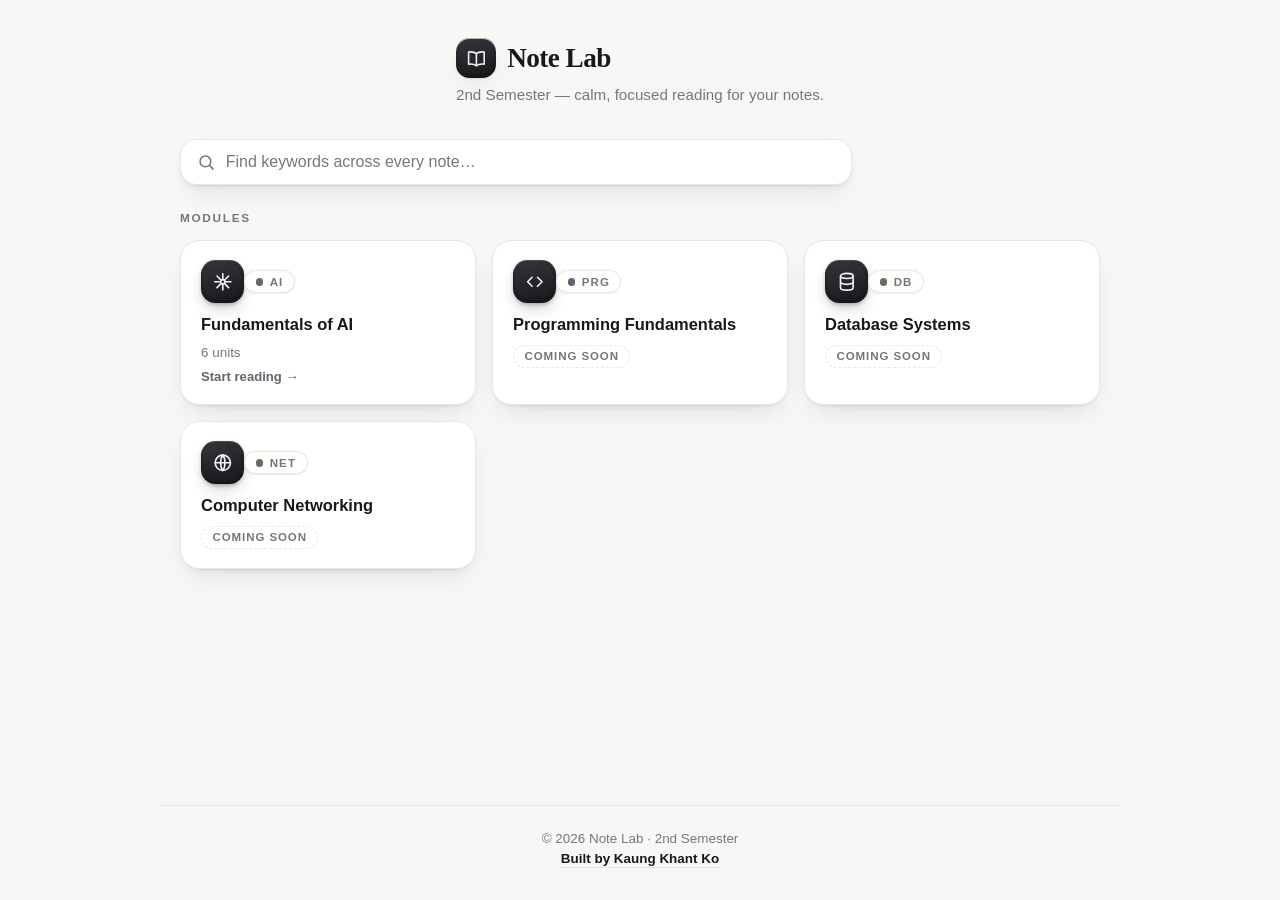
<file: index.html>
<!DOCTYPE html>
<html lang="en">
<head>
  <meta charset="UTF-8">
  <meta name="viewport" content="width=device-width, initial-scale=1.0, viewport-fit=cover">
  <meta name="theme-color" content="#f7f7f5">

  <!-- SEO -->
  <title>Note Lab — 2nd Sem Study Notes | AI, Programming, Database, Networking</title>
  <meta name="description" content="Kindle-style study notes for the 2nd semester: Fundamentals of Artificial Intelligence, Programming, Database Systems and Computer Networking. Read anywhere with themes, offline support and instant keyword search.">
  <meta name="keywords" content="note lab, kaung khant ko, study notes, 2nd semester notes, fundamentals of AI, artificial intelligence recap, rule-based systems, expert systems, fuzzy logic, probability, programming notes, database systems notes, computer networking notes, myanmar notes, kindle style reader">
  <meta name="author" content="Kaung Khant Ko">
  <meta name="robots" content="index, follow">
  <link rel="canonical" href="https://kaungkhantko26.github.io/sem-notes/">

  <!-- Social preview: Open Graph -->
  <meta property="og:type" content="website">
  <meta property="og:site_name" content="Note Lab">
  <meta property="og:title" content="Note Lab — 2nd Sem Study Notes">
  <meta property="og:description" content="Fundamentals of AI, Programming, Database and Networking notes in a calm Kindle-style reader. Themes, offline support, instant keyword search.">
  <meta property="og:url" content="https://kaungkhantko26.github.io/sem-notes/">
  <meta property="og:image" content="https://kaungkhantko26.github.io/sem-notes/assets/og-image.png">
  <meta property="og:image:width" content="1200">
  <meta property="og:image:height" content="630">
  <meta property="og:image:alt" content="Note Lab — Kindle-style study notes for AI, Programming, Database and Networking">
  <meta property="og:locale" content="en_US">

  <!-- Social preview: Twitter/X -->
  <meta name="twitter:card" content="summary_large_image">
  <meta name="twitter:title" content="Note Lab — 2nd Sem Study Notes">
  <meta name="twitter:description" content="AI, Programming, Database & Networking notes in a minimal Kindle-style reader with instant keyword search.">
  <meta name="twitter:image" content="https://kaungkhantko26.github.io/sem-notes/assets/og-image.png">

  <link rel="icon" type="image/svg+xml" href="assets/favicon.svg?v=6">
  <link rel="apple-touch-icon" href="assets/favicon.svg?v=6">
  <link rel="stylesheet" href="css/style.css?v=6">

  <script type="application/ld+json">
  {
    "@context": "https://schema.org",
    "@type": "WebSite",
    "name": "Note Lab",
    "url": "https://kaungkhantko26.github.io/sem-notes/",
    "description": "Kindle-style study notes for 2nd semester modules: Fundamentals of AI, Programming, Database Systems, Computer Networking.",
    "author": { "@type": "Person", "name": "Kaung Khant Ko", "url": "https://github.com/kaungkhantko26" }
  }
  </script>
</head>
<body>

  <!-- Home view -->
  <div id="viewHome">
    <header class="home-header">
      <div class="brand">
        <span class="logo">
          <svg viewBox="0 0 24 24" fill="none" stroke="currentColor" stroke-width="1.8" stroke-linecap="round" stroke-linejoin="round">
            <path d="M12 6.5C10.4 5 8.2 4.5 5.5 4.5c-.9 0-1.7.06-2.5.18V18.7c.8-.12 1.6-.18 2.5-.18 2.7 0 4.9.5 6.5 2 1.6-1.5 3.8-2 6.5-2 .9 0 1.7.06 2.5.18V4.68c-.8-.12-1.6-.18-2.5-.18-2.7 0-4.9.5-6.5 2z"/>
            <path d="M12 6.5v14"/>
          </svg>
        </span>
        <span>Note Lab</span>
      </div>
      <p class="home-sub">2nd Semester — calm, focused reading for your notes.</p>
    </header>

    <main class="home-main">
      <!-- Keyword finder -->
      <section class="search-zone" aria-label="Search all notes">
        <label class="search-box">
          <svg viewBox="0 0 24 24" fill="none" stroke="currentColor" stroke-width="2" stroke-linecap="round"><circle cx="11" cy="11" r="7"/><path d="M21 21l-4.3-4.3"/></svg>
          <input type="search" id="globalSearch" placeholder="Find keywords across every note…" autocomplete="off" enterkeyhint="search">
        </label>
        <div class="search-results" id="searchResults" hidden></div>
      </section>

      <p class="section-label">Modules</p>
      <div class="module-grid" id="moduleGrid"></div>
    </main>
  </div>

  <!-- Module detail view -->
  <div id="viewDetail" hidden>
    <div class="detail-topbar">
      <button class="icon-btn" id="backBtn" aria-label="Back to modules">
        <svg viewBox="0 0 24 24" fill="none" stroke="currentColor" stroke-width="2" stroke-linecap="round" stroke-linejoin="round"><path d="M19 12H5M12 19l-7-7 7-7"/></svg>
      </button>
      <div class="detail-title" id="detailTitle"></div>
    </div>

    <main class="detail-main">
      <p class="section-label" id="unitsLabel"></p>
      <div class="unit-list" id="unitList"></div>
    </main>
  </div>

  <footer class="site-footer">
    <span>&#169; <span id="footerYear">2026</span> Note Lab &#183; 2nd Semester</span>
    <a href="https://github.com/kaungkhantko26" target="_blank" rel="noopener">Built by Kaung Khant Ko</a>
  </footer>

  <script src="js/modules.js?v=6"></script>
  <script src="data/ai.js?v=6"></script>
  <script src="data/programming.js?v=6"></script>
  <script src="data/database.js?v=6"></script>
  <script src="data/networking.js?v=6"></script>
  <script src="js/md.js?v=6"></script>
  <script src="js/app.js?v=6"></script>
</body>
</html>
</file>
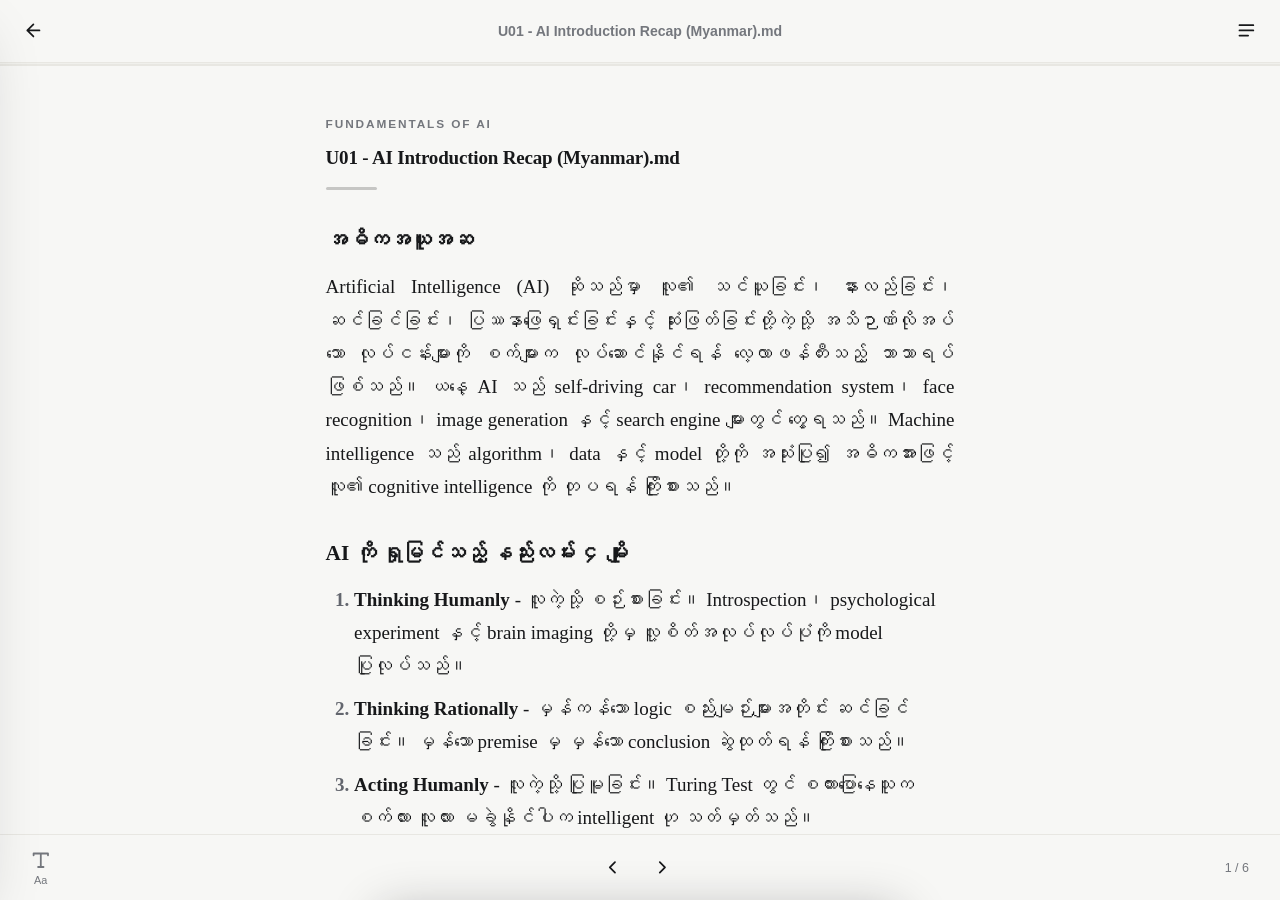
<file: reader.html>
<!DOCTYPE html>
<html lang="en">
<head>
  <meta charset="UTF-8">
  <meta name="viewport" content="width=device-width, initial-scale=1.0, viewport-fit=cover">
  <meta name="theme-color" content="#f7f7f5">

  <!-- SEO -->
  <meta name="description" content="Read your unit notes in a calm Kindle-style reader — themes, font controls, progress memory and swipe navigation. Part of Note Lab: 2nd semester study notes.">
  <meta name="keywords" content="note lab, unit notes, AI recap, programming notes, database notes, networking notes, kindle style reading, study reader">
  <meta name="author" content="Kaung Khant Ko">
  <link rel="canonical" href="https://kaungkhantko26.github.io/sem-notes/reader.html">

  <!-- Social preview -->
  <meta property="og:type" content="article">
  <meta property="og:site_name" content="Note Lab">
  <meta property="og:title" content="Note Lab — Reader">
  <meta property="og:description" content="Kindle-style unit notes with themes, progress memory and keyword search.">
  <meta property="og:url" content="https://kaungkhantko26.github.io/sem-notes/reader.html">
  <meta property="og:image" content="https://kaungkhantko26.github.io/sem-notes/assets/og-image.png">
  <meta name="twitter:card" content="summary_large_image">

  <link rel="icon" type="image/svg+xml" href="assets/favicon.svg?v=6">
  <link rel="apple-touch-icon" href="assets/favicon.svg?v=6">
  <link rel="stylesheet" href="css/style.css?v=6">
</head>
<body>

<div class="reader">

  <div class="reader-topbar">
    <a href="index.html" class="icon-btn" aria-label="Back to library">
      <svg viewBox="0 0 24 24" fill="none" stroke="currentColor" stroke-width="2" stroke-linecap="round" stroke-linejoin="round"><path d="M19 12H5M12 19l-7-7 7-7"/></svg>
    </a>
    <div class="reader-title" id="readerTitle">…</div>
    <button class="icon-btn" id="tocBtn" aria-label="Table of contents">
      <svg viewBox="0 0 24 24" fill="none" stroke="currentColor" stroke-width="2" stroke-linecap="round"><path d="M4 6h16M4 12h16M4 18h10"/></svg>
    </button>
  </div>

  <div class="progress-track"><div class="progress-fill" id="progressFill"></div></div>

  <main class="reader-content" id="readerContent">
    <article class="page" id="page"></article>
  </main>

  <nav class="reader-menubar">
    <button class="menu-btn" id="typoBtn">
      <svg viewBox="0 0 24 24" fill="none" stroke="currentColor" stroke-width="2" stroke-linecap="round" stroke-linejoin="round"><path d="M4 7V5h16v2M9 20h6M12 5v15"/></svg>
      <span>Aa</span>
    </button>
    <div class="nav-arrows">
      <button class="icon-btn" id="prevBtn" aria-label="Previous unit">
        <svg viewBox="0 0 24 24" fill="none" stroke="currentColor" stroke-width="2" stroke-linecap="round" stroke-linejoin="round"><path d="M15 18l-6-6 6-6"/></svg>
      </button>
      <button class="icon-btn" id="nextBtn" aria-label="Next unit">
        <svg viewBox="0 0 24 24" fill="none" stroke="currentColor" stroke-width="2" stroke-linecap="round" stroke-linejoin="round"><path d="M9 18l6-6-6-6"/></svg>
      </button>
    </div>
    <div style="min-width:3.4rem;text-align:center;font-size:.78rem;color:var(--muted)" id="posLabel"></div>
  </nav>
</div>

<!-- TOC drawer -->
<div class="drawer-backdrop" id="drawerBackdrop"></div>
<aside class="drawer" id="drawer">
  <div class="drawer-head">
    <h2 id="drawerTitle">Contents</h2>
    <div style="display:flex;gap:.3rem;align-items:center">
      <a class="icon-btn" href="index.html" aria-label="Back to library">
        <svg viewBox="0 0 24 24" fill="none" stroke="currentColor" stroke-width="1.8" stroke-linecap="round" stroke-linejoin="round"><path d="M3 10.5L12 3l9 7.5"/><path d="M5 9.5V21h14V9.5"/></svg>
      </a>
      <button class="icon-btn" id="drawerClose" aria-label="Close contents">
        <svg viewBox="0 0 24 24" fill="none" stroke="currentColor" stroke-width="2" stroke-linecap="round"><path d="M18 6L6 18M6 6l12 12"/></svg>
      </button>
    </div>
  </div>
  <label class="drawer-search">
    <svg viewBox="0 0 24 24" fill="none" stroke="currentColor" stroke-width="2" stroke-linecap="round"><circle cx="11" cy="11" r="7"/><path d="M21 21l-4.3-4.3"/></svg>
    <input type="text" id="tocSearch" placeholder="Search units…" autocomplete="off">
  </label>
  <div class="drawer-units" id="drawerUnits"></div>
</aside>

<!-- Typography sheet -->
<div class="sheet-backdrop" id="sheetBackdrop"></div>
<section class="typo-sheet" id="typoSheet" aria-label="Reading settings">
  <div class="sheet-handle"></div>

  <div class="typo-row">
    <span class="typo-label">Size</span>
    <div class="font-ctrl">
      <button class="font-btn" id="fontMinus" aria-label="Smaller text">A&#8722;</button>
      <span class="font-preview" id="fontPreview">Aa</span>
      <button class="font-btn" id="fontPlus" aria-label="Larger text">A+</button>
    </div>
  </div>

  <div class="typo-row">
    <span class="typo-label">Theme</span>
    <div class="theme-dots">
      <button class="theme-dot dot-light" data-theme-val="light" aria-label="Light theme"></button>
      <button class="theme-dot dot-sepia" data-theme-val="sepia" aria-label="Sepia theme"></button>
      <button class="theme-dot dot-dark" data-theme-val="dark" aria-label="Dark theme"></button>
    </div>
  </div>

  <div class="typo-row">
    <span class="typo-label">Font</span>
    <div class="seg-group" id="fontFamilyGroup">
      <button class="seg-btn on" data-fontval="serif">Serif</button>
      <button class="seg-btn" data-fontval="sans">Sans</button>
    </div>
  </div>
</section>

<script src="js/modules.js?v=6"></script>
<script src="data/ai.js?v=6"></script>
<script src="data/programming.js?v=6"></script>
<script src="data/database.js?v=6"></script>
<script src="data/networking.js?v=6"></script>
<script src="js/md.js?v=6"></script>
<script src="js/reader.js?v=6"></script>
</body>
</html>
</file>
<file: css/style.css>
/* ============ Note Lab — minimal soft-3D reader ============ */

:root {
  --serif: Georgia, 'Times New Roman', 'Noto Serif', 'Myanmar Text', serif;
  --sans: -apple-system, BlinkMacSystemFont, 'Segoe UI', Roboto, 'Noto Sans', 'Myanmar Text', sans-serif;
  --fs: 19px;
  --lh: 1.75;
  --maxw: 42rem;
  --accent: #5f636b;

  --bg: #f7f7f5;
  --panel: #fefefc;
  --card: #ffffff;
  --ink: #17181a;
  --muted: #74777d;
  --border: #e8e7e2;
  --chip-hi: rgba(255,255,255,.14);

  --sh-sm: 0 1px 2px rgba(23,24,26,.05), 0 0 0 1px rgba(23,24,26,.02);
  --sh-md:
    0 1px 1px rgba(23,24,26,.04),
    0 3px 6px -2px rgba(23,24,26,.07),
    0 12px 28px -10px rgba(23,24,26,.13);
  --sh-lg:
    0 4px 10px -4px rgba(23,24,26,.14),
    0 24px 60px -16px rgba(23,24,26,.22);
  --inset-hi: inset 0 1px 0 rgba(255,255,255,.65);
  --ease-out: cubic-bezier(.22, 1, .36, 1);
  --ease-spring: cubic-bezier(.32, .72, .28, 1);
}

[data-theme='sepia'] {
  --bg: #f5eee0;
  --panel: #faf4e6;
  --card: #fbf5e8;
  --ink: #33291c;
  --muted: #8d8069;
  --border: #e3d7bf;
  --sh-md:
    0 1px 1px rgba(70,55,30,.05),
    0 3px 6px -2px rgba(70,55,30,.08),
    0 12px 28px -10px rgba(70,55,30,.15);
  --sh-lg:
    0 4px 10px -4px rgba(70,55,30,.16),
    0 24px 60px -16px rgba(70,55,30,.25);
}

[data-theme='dark'] {
  --bg: #101114;
  --panel: #191a1f;
  --card: #191a1f;
  --ink: #e3e2de;
  --muted: #85888f;
  --border: #27292f;
  --sh-sm: 0 1px 2px rgba(0,0,0,.35), 0 0 0 1px rgba(0,0,0,.25);
  --sh-md:
    0 1px 1px rgba(0,0,0,.3),
    0 3px 8px -2px rgba(0,0,0,.45),
    0 14px 32px -12px rgba(0,0,0,.6);
  --sh-lg:
    0 6px 16px -6px rgba(0,0,0,.5),
    0 28px 64px -18px rgba(0,0,0,.7);
  --inset-hi: inset 0 1px 0 rgba(255,255,255,.05);
  --chip-hi: rgba(255,255,255,.09);
}

* { margin: 0; padding: 0; box-sizing: border-box; }
html { -webkit-text-size-adjust: 100%; scroll-behavior: smooth; }

body {
  background: var(--bg);
  color: var(--ink);
  font-family: var(--sans);
  min-height: 100vh;
  min-height: 100dvh;
  display: flex;
  flex-direction: column;
  transition: background .25s ease, color .25s ease;
}

#viewHome,
#viewDetail {
  display: flex;
  flex-direction: column;
  flex: 1 0 auto;
  width: 100%;
}

button { font-family: inherit; color: inherit; background: none; border: none; cursor: pointer; }
a { color: inherit; text-decoration: none; }

[hidden] { display: none !important; }

/* ============ Home ============ */

.home-header {
  padding: 2.4rem 1.25rem .75rem;
  max-width: 60rem;
  margin: 0 auto;
}

.brand {
  display: flex;
  align-items: center;
  gap: .7rem;
  font-family: var(--serif);
  font-size: 1.7rem;
  font-weight: 700;
  letter-spacing: -.02em;
}

.brand .logo {
  width: 2.5rem; height: 2.5rem;
  display: grid; place-items: center;
  border-radius: .85rem;
  background: linear-gradient(165deg, #34363c, #17181a);
  box-shadow:
    var(--sh-md),
    var(--inset-hi),
    inset 0 -2px 5px rgba(0,0,0,.35);
  transform: translateZ(0);
}
.brand .logo svg { width: 1.3rem; height: 1.3rem; color: #f2f2ef; }

.home-sub {
  color: var(--muted);
  margin-top: .5rem;
  font-size: .95rem;
}

.home-main { max-width: 60rem; width: 100%; margin: 0 auto; padding: 1rem 1.25rem 4rem; flex: 1 0 auto; }

/* ============ Keyword finder ============ */

.search-zone { margin: .5rem 0 0; max-width: 42rem; }

.search-box {
  display: flex; align-items: center; gap: .65rem;
  background: var(--card);
  border: 1px solid var(--border);
  border-radius: 1rem;
  padding: .8rem 1rem;
  box-shadow: var(--sh-md), var(--inset-hi);
  transition: border-color .2s ease, box-shadow .25s ease, transform .2s var(--ease-out);
}
.search-box:focus-within {
  border-color: color-mix(in srgb, var(--accent) 45%, var(--border));
  box-shadow: var(--sh-lg), var(--inset-hi);
  transform: translateY(-1px);
}
.search-box svg { width: 1.15rem; height: 1.15rem; color: var(--muted); flex: 0 0 auto; }
.search-box input {
  border: none; outline: none; background: transparent;
  color: var(--ink);
  font-family: var(--sans);
  font-size: 1rem;
  width: 100%;
}
.search-box input::placeholder { color: var(--muted); }
.search-box input::-webkit-search-cancel-button { -webkit-appearance: none; }

.search-results {
  margin-top: .85rem;
  display: grid;
  gap: .6rem;
}

.result-head {
  font-size: .74rem;
  font-weight: 700;
  letter-spacing: .12em;
  text-transform: uppercase;
  color: var(--muted);
  padding: .2rem .3rem;
}

.result-item {
  display: block;
  width: 100%;
  text-align: left;
  background: linear-gradient(var(--card), var(--card));
  border: 1px solid var(--border);
  border-radius: 1rem;
  padding: .9rem 1.05rem;
  box-shadow: var(--sh-sm), var(--inset-hi);
  cursor: pointer;
  transition: transform .18s var(--ease-out), box-shadow .2s ease, border-color .2s ease;
}
.result-item:hover {
  transform: translateY(-2px);
  border-color: color-mix(in srgb, var(--accent) 38%, var(--border));
  box-shadow: var(--sh-md), var(--inset-hi);
}
.result-item:active { transform: scale(.985); transition-duration: .08s; }

.result-path {
  display: flex;
  align-items: center;
  gap: .45rem;
  font-size: .72rem;
  font-weight: 700;
  letter-spacing: .06em;
  text-transform: uppercase;
  color: var(--muted);
  margin-bottom: .35rem;
}
.result-path .rp-dot { width: .45rem; height: .45rem; border-radius: 50%; background: var(--accent); }
.result-title { font-weight: 650; font-size: .95rem; line-height: 1.4; }
.result-snippet {
  margin-top: .3rem;
  font-family: var(--serif);
  font-size: .88em;
  line-height: 1.55;
  color: var(--muted);
}
.result-snippet mark,
mark.kw-hit {
  background: color-mix(in srgb, var(--accent) 20%, transparent);
  color: inherit;
  border-radius: .3em;
  padding: 0 .1em;
}
.no-results {
  text-align: center;
  color: var(--muted);
  font-size: .9rem;
  padding: 1.4rem 0;
}

.section-label {
  font-size: .74rem;
  font-weight: 700;
  letter-spacing: .14em;
  text-transform: uppercase;
  color: var(--muted);
  margin: 1.6rem 0 .95rem;
}

.module-grid {
  display: grid;
  grid-template-columns: repeat(auto-fill, minmax(15rem, 1fr));
  gap: 1rem;
  perspective: 1100px;
}

.module-card {
  position: relative;
  display: flex;
  flex-direction: column;
  gap: .6rem;
  background: linear-gradient(var(--card), var(--card));
  border: 1px solid var(--border);
  border-radius: 1.25rem;
  padding: 1.2rem 1.25rem;
  box-shadow: var(--sh-md), var(--inset-hi);
  cursor: pointer;
  text-align: left;
  width: 100%;
  transform:
    perspective(900px)
    rotateX(var(--rx, 0deg))
    rotateY(var(--ry, 0deg))
    translateY(var(--lift, 0px));
  transition:
    transform .3s var(--ease-out),
    box-shadow .3s ease,
    border-color .2s ease;
  will-change: transform;
}
.module-card.tilting { transition: transform .06s linear, box-shadow .3s ease; }
.module-card:hover {
  --lift: -5px;
  box-shadow: var(--sh-lg), var(--inset-hi);
  border-color: color-mix(in srgb, var(--accent) 38%, var(--border));
}
.module-card:active { --lift: -1px; transition-duration: .1s; }

.mc-top { display: flex; align-items: center; justify-content: space-between; }

.mc-icon {
  width: 2.7rem; height: 2.7rem;
  display: grid; place-items: center;
  border-radius: .9rem;
  background: linear-gradient(165deg, #34363c, #17181a);
  box-shadow:
    0 2px 4px -1px rgba(23,24,26,.35),
    0 8px 18px -6px rgba(23,24,26,.3),
    inset 0 1px 0 var(--chip-hi),
    inset 0 -2px 5px rgba(0,0,0,.35);
}
[data-theme='dark'] .mc-icon {
  background: linear-gradient(165deg, #3a3d45, #22242a);
  box-shadow:
    0 2px 4px -1px rgba(0,0,0,.5),
    0 8px 18px -6px rgba(0,0,0,.45),
    inset 0 1px 0 var(--chip-hi),
    inset 0 -2px 5px rgba(0,0,0,.4);
}
.mc-icon svg { width: 1.35rem; height: 1.35rem; color: #f2f2ef; }

.mc-chip {
  display: inline-flex;
  align-items: center;
  gap: .4rem;
  font-size: .72rem;
  font-weight: 700;
  letter-spacing: .1em;
  color: var(--muted);
  border: 1px solid var(--border);
  border-radius: 999px;
  padding: .28rem .65rem;
  background: var(--panel);
  box-shadow: var(--sh-sm);
}
.mc-chip .dot {
  width: .48rem; height: .48rem;
  border-radius: 50%;
  background: var(--accent);
}

.mc-title { font-weight: 650; font-size: 1.03rem; line-height: 1.35; }
.mc-meta { font-size: .84rem; color: var(--muted); }

.mc-continue {
  display: inline-flex;
  align-items: center;
  gap: .35rem;
  font-size: .82rem;
  font-weight: 600;
  color: var(--accent);
}

.badge-soon {
  align-self: flex-start;
  font-size: .72rem;
  font-weight: 700;
  letter-spacing: .08em;
  text-transform: uppercase;
  color: var(--muted);
  border: 1px dashed var(--border);
  border-radius: 999px;
  padding: .28rem .65rem;
}

/* Module detail */
.detail-topbar {
  position: sticky;
  top: 0;
  z-index: 20;
  display: flex;
  align-items: center;
  gap: .6rem;
  padding: .75rem 1rem;
  background: color-mix(in srgb, var(--bg) 82%, transparent);
  backdrop-filter: blur(14px);
  -webkit-backdrop-filter: blur(14px);
  border-bottom: 1px solid var(--border);
}

.icon-btn {
  width: 2.75rem; height: 2.75rem;
  display: grid; place-items: center;
  border-radius: .8rem;
  color: var(--ink);
  flex: 0 0 auto;
  border: 1px solid transparent;
  transition: transform .12s ease, background .15s ease, border-color .15s ease, box-shadow .15s ease;
}
.icon-btn:hover {
  background: var(--card);
  border-color: var(--border);
  box-shadow: var(--sh-sm);
}
.icon-btn:active { transform: scale(.93); }
.icon-btn svg { width: 1.3rem; height: 1.3rem; }

.detail-title {
  font-family: var(--serif);
  font-weight: 700;
  font-size: 1.12rem;
  line-height: 1.3;
  flex: 1;
  min-width: 0;
  white-space: nowrap;
  overflow: hidden;
  text-overflow: ellipsis;
}

.detail-main {
  max-width: 42rem;
  width: 100%;
  margin: 0 auto;
  padding: 1.4rem 1.25rem 4rem;
  flex: 1 0 auto;
}

.unit-list {
  display: grid;
  gap: .85rem;
  perspective: 900px;
}

.unit-item {
  display: flex;
  align-items: center;
  gap: 1rem;
  background: linear-gradient(var(--card), var(--card));
  border: 1px solid var(--border);
  border-radius: 1.1rem;
  padding: 1.05rem 1.15rem;
  box-shadow: var(--sh-md), var(--inset-hi);
  cursor: pointer;
  width: 100%;
  text-align: left;
  transition:
    transform .25s var(--ease-out),
    box-shadow .25s ease,
    border-color .2s ease;
}
.unit-item:hover {
  transform: translateY(-3px);
  box-shadow: var(--sh-lg), var(--inset-hi);
  border-color: color-mix(in srgb, var(--accent) 38%, var(--border));
}
.unit-item:active { transform: scale(.985); transition-duration: .08s; }
.unit-item.reading-now { border-color: var(--accent); }

.unit-num {
  width: 2.6rem; height: 2.6rem;
  flex: 0 0 auto;
  display: grid; place-items: center;
  border-radius: .85rem;
  font-family: var(--serif);
  font-weight: 700;
  font-size: .98rem;
  color: var(--ink);
  background: var(--bg);
  border: 1px solid var(--border);
  box-shadow:
    inset 0 2px 4px rgba(23,24,26,.07),
    inset 0 -1px 0 rgba(255,255,255,.6);
}
[data-theme='dark'] .unit-num { box-shadow: inset 0 2px 5px rgba(0,0,0,.45), inset 0 -1px 0 rgba(255,255,255,.04); }

.reading-now .unit-num {
  background: var(--accent);
  color: var(--panel);
  border-color: transparent;
  box-shadow:
    0 2px 5px -1px color-mix(in srgb, var(--accent) 55%, transparent),
    inset 0 1px 0 rgba(255,255,255,.22);
}

.unit-name { font-weight: 600; font-size: .98rem; line-height: 1.4; flex: 1; }
.unit-sub { display: block; font-size: .8rem; color: var(--muted); font-weight: 400; margin-top: .15rem; }
.unit-item .chev { color: var(--muted); flex: 0 0 auto; }

/* ============ Reader ============ */

.reader { display: flex; flex-direction: column; height: 100dvh; }

.reader-topbar {
  display: flex;
  align-items: center;
  gap: .4rem;
  padding: .55rem .7rem;
  border-bottom: 1px solid var(--border);
  background: var(--bg);
  flex: 0 0 auto;
}

.reader-title {
  flex: 1;
  min-width: 0;
  text-align: center;
  font-size: .88rem;
  font-weight: 600;
  color: var(--muted);
  white-space: nowrap;
  overflow: hidden;
  text-overflow: ellipsis;
}

.progress-track {
  height: 3px;
  background: var(--border);
  flex: 0 0 auto;
  position: relative;
}
.progress-track::after {
  content: '';
  position: absolute;
  inset: 0 0 auto;
  height: 1px;
  background: rgba(255,255,255,.35);
}
[data-theme='dark'] .progress-track::after { background: rgba(255,255,255,.05); }
.progress-fill {
  height: 100%;
  width: 0%;
  border-radius: 0 2px 2px 0;
  background: var(--accent);
  transition: width .1s linear;
}

.reader-content {
  flex: 1;
  overflow-y: auto;
  -webkit-overflow-scrolling: touch;
  overscroll-behavior-y: contain;
}

.page {
  max-width: var(--maxw);
  margin: 0 auto;
  padding: 1.6rem 1.35rem 5rem;
  font-family: var(--serif);
  font-size: var(--fs);
  line-height: var(--lh);
}

.chapter-head { margin-bottom: 1.9rem; }
.chapter-kicker {
  font-family: var(--sans);
  font-size: .74rem;
  font-weight: 700;
  letter-spacing: .16em;
  text-transform: uppercase;
  color: var(--muted);
  margin-bottom: .55rem;
}
.chapter-title {
  font-size: 1.65em;
  line-height: 1.25;
  font-weight: 700;
  letter-spacing: -.01em;
}
.chapter-rule {
  width: 3.2rem; height: 3px;
  border-radius: 2px;
  background: currentColor;
  opacity: .22;
  margin-top: 1.1rem;
}

.page h2 { font-size: 1.32em; margin: 1.9em 0 .6em; line-height: 1.3; }
.page h3 { font-size: 1.12em; margin: 1.5em 0 .5em; }
.page h4 { font-size: 1em; margin: 1.3em 0 .4em; }
.page p { margin: 0 0 1em; text-align: justify; hyphens: auto; }
.page ul, .page ol { margin: 0 0 1.1em; padding-left: 1.5em; }
.page li { margin-bottom: .5em; }
.page li::marker { color: var(--accent); font-weight: 700; }
.page li.task { list-style: none; margin-left: -1.35em; }
.page li .tick { color: var(--accent); margin-right: .4em; font-weight: 700; }
.page strong { font-weight: 700; }
.page code {
  font-family: ui-monospace, SFMono-Regular, Menlo, monospace;
  font-size: .82em;
  background: var(--panel);
  border: 1px solid var(--border);
  border-radius: .4em;
  padding: .1em .4em;
  box-shadow: var(--sh-sm);
}
.page blockquote {
  margin: 1.3em 0;
  padding: .85em 1.15em;
  border-left: 3px solid var(--accent);
  background: var(--panel);
  border-radius: 0 .8em .8em 0;
  color: var(--muted);
  box-shadow: var(--sh-sm);
}
.page hr { border: none; height: 1px; background: var(--border); margin: 2em auto; width: 60%; }
.table-wrap { overflow-x: auto; margin: 1.2em 0; border-radius: .7rem; box-shadow: var(--sh-sm); }
.page table { border-collapse: collapse; width: 100%; font-size: .92em; }
.page th, .page td { border: 1px solid var(--border); padding: .5em .75em; text-align: left; }
.page th { background: var(--panel); font-family: var(--sans); font-size: .85em; }

.reader-menubar {
  display: flex;
  align-items: center;
  justify-content: space-between;
  padding: .5rem 1rem calc(.5rem + env(safe-area-inset-bottom));
  border-top: 1px solid var(--border);
  background: var(--bg);
  flex: 0 0 auto;
}
.menu-btn {
  display: flex; flex-direction: column; align-items: center; gap: .18rem;
  font-size: .68rem; color: var(--muted);
  padding: .32rem .8rem; border-radius: .7rem;
  border: 1px solid transparent;
  transition: transform .12s ease, background .15s ease, border-color .15s ease, box-shadow .15s ease;
}
.menu-btn:hover {
  background: var(--card);
  border-color: var(--border);
  box-shadow: var(--sh-sm);
  color: var(--ink);
}
.menu-btn:active { transform: scale(.94); }
.menu-btn svg { width: 1.35rem; height: 1.35rem; }
.nav-arrows { display: flex; gap: .35rem; }

/* Drawer (TOC) */
.drawer-backdrop,
.sheet-backdrop {
  position: fixed; inset: 0;
  background: rgba(15,16,18,.4);
  backdrop-filter: blur(2px);
  -webkit-backdrop-filter: blur(2px);
  opacity: 0; pointer-events: none;
  transition: opacity .22s ease;
  z-index: 40;
}
.drawer-backdrop.open,
.sheet-backdrop.open { opacity: 1; pointer-events: auto; }

.drawer {
  position: fixed;
  top: 0; bottom: 0; left: 0;
  width: min(20rem, 86vw);
  background: var(--panel);
  border-right: 1px solid var(--border);
  box-shadow: var(--sh-lg);
  transform: translateX(-103%);
  transition: transform .28s var(--ease-spring);
  z-index: 50;
  display: flex;
  flex-direction: column;
}
.drawer.open { transform: translateX(0); }

.drawer-head {
  display: flex; align-items: center; justify-content: space-between;
  padding: 1rem 1rem .6rem;
}
.drawer-head h2 { font-family: var(--serif); font-size: 1.15rem; }

.drawer-search {
  margin: 0 1rem .7rem;
  display: flex; align-items: center; gap: .5rem;
  background: var(--bg);
  border: 1px solid var(--border);
  border-radius: .75rem;
  padding: .52rem .75rem;
  box-shadow: inset 0 1.5px 4px rgba(23,24,26,.06);
}
[data-theme='dark'] .drawer-search { box-shadow: inset 0 1.5px 4px rgba(0,0,0,.4); }
.drawer-search input {
  border: none; outline: none; background: transparent;
  color: var(--ink); font-size: .9rem; width: 100%;
  font-family: var(--sans);
}
.drawer-search svg { width: 1rem; height: 1rem; color: var(--muted); flex: 0 0 auto; }

.drawer-units { overflow-y: auto; padding: .3rem .6rem 1.5rem; }

.drawer-unit {
  display: flex; align-items: baseline; gap: .7rem;
  width: 100%; text-align: left;
  padding: .72rem .8rem;
  border-radius: .75rem;
  font-size: .93rem;
  line-height: 1.4;
  color: var(--ink);
  transition: background .15s ease;
}
.drawer-unit:hover { background: var(--bg); }
.drawer-unit.active {
  background: color-mix(in srgb, var(--accent) 13%, transparent);
  color: var(--accent);
  font-weight: 600;
}
.drawer-unit .du-num {
  font-family: var(--serif);
  font-weight: 700;
  font-size: .82rem;
  color: var(--muted);
  min-width: 1.6rem;
}
.drawer-unit.active .du-num { color: var(--accent); }

/* Typography sheet */
.typo-sheet {
  position: fixed;
  left: 0; right: 0; bottom: 0;
  background: var(--panel);
  border-top: 1px solid var(--border);
  border-radius: 1.4rem 1.4rem 0 0;
  box-shadow: 0 -12px 50px -12px rgba(23,24,26,.3);
  transform: translateY(106%);
  transition: transform .3s var(--ease-spring);
  z-index: 50;
  padding: 1.2rem 1.3rem calc(1.5rem + env(safe-area-inset-bottom));
  max-width: 34rem;
  margin: 0 auto;
}
[data-theme='dark'] .typo-sheet { box-shadow: 0 -12px 50px -12px rgba(0,0,0,.6); }
.typo-sheet.open { transform: translateY(0); }

.sheet-handle {
  width: 2.6rem; height: 4px;
  border-radius: 2px;
  background: var(--border);
  margin: 0 auto 1.1rem;
}
.typo-row {
  display: flex; align-items: center; justify-content: space-between; gap: 1rem;
  margin-bottom: 1.15rem;
}
.typo-row:last-child { margin-bottom: 0; }
.typo-label {
  font-size: .76rem;
  font-weight: 700;
  letter-spacing: .12em;
  text-transform: uppercase;
  color: var(--muted);
  min-width: 4.2rem;
}

.seg-group {
  display: flex;
  border: 1px solid var(--border);
  border-radius: .75rem;
  overflow: hidden;
  background: var(--bg);
  box-shadow: var(--sh-sm);
}
.seg-btn {
  padding: .5rem 1rem;
  font-size: .85rem;
  font-weight: 600;
  border-right: 1px solid var(--border);
  color: var(--muted);
  transition: background .15s ease, color .15s ease;
}
.seg-btn:last-child { border-right: none; }
.seg-btn.on { background: var(--ink); color: var(--bg); }

.font-ctrl { display: flex; align-items: center; gap: .85rem; }
.font-btn {
  width: 2.75rem; height: 2.75rem;
  display: grid; place-items: center;
  border: 1px solid var(--border);
  border-radius: .8rem;
  font-weight: 700;
  font-size: 1rem;
  background: var(--card);
  box-shadow: var(--sh-md), var(--inset-hi);
  transition: transform .12s ease, box-shadow .15s ease;
}
.font-btn:hover { transform: translateY(-1px); box-shadow: var(--sh-lg), var(--inset-hi); }
.font-btn:active { transform: scale(.92); }
.font-preview {
  font-family: var(--serif);
  font-size: 1rem;
  color: var(--muted);
  flex: 1;
  text-align: center;
}

.theme-dots { display: flex; gap: 1rem; }
.theme-dot {
  width: 2.5rem; height: 2.5rem;
  border-radius: 50%;
  border: 1px solid var(--border);
  box-shadow: var(--sh-md), inset 0 1px 0 rgba(255,255,255,.5);
  transition: transform .15s var(--ease-out), box-shadow .15s ease;
}
.theme-dot:hover { transform: translateY(-2px) scale(1.05); }
.theme-dot:active { transform: scale(.92); }
.theme-dot.on {
  border: 2px solid var(--ink);
  box-shadow: var(--sh-lg), inset 0 1px 0 rgba(255,255,255,.5);
  transform: scale(1.06);
}
.dot-light { background: #fdfdfb; }
.dot-sepia { background: #f5eee0; }
.dot-dark { background: #101114; }

.end-mark {
  text-align: center;
  color: var(--muted);
  font-style: italic;
  margin: 3rem 0 1rem;
  font-size: .9em;
}

.next-hint { text-align: center; margin-top: 2.5rem; }
.next-link {
  display: inline-block;
  font-family: var(--sans);
  font-size: .92rem;
  font-weight: 600;
  color: var(--ink);
  border: 1px solid var(--border);
  border-radius: 999px;
  padding: .72rem 1.5rem;
  background: var(--card);
  box-shadow: var(--sh-md), var(--inset-hi);
  transition: transform .18s var(--ease-out), box-shadow .2s ease, border-color .2s ease;
}
.next-link:hover {
  transform: translateY(-2px);
  box-shadow: var(--sh-lg), var(--inset-hi);
  border-color: color-mix(in srgb, var(--accent) 38%, var(--border));
}
.next-link:active { transform: scale(.97); }

/* Footer */
.site-footer {
  flex: 0 0 auto;
  margin-top: auto;
  width: 100%;
  max-width: 60rem;
  margin-left: auto;
  margin-right: auto;
  padding: 1.6rem 1.25rem calc(2rem + env(safe-area-inset-bottom));
  border-top: 1px solid var(--border);
  display: flex;
  flex-direction: column;
  align-items: center;
  gap: .3rem;
  font-size: .84rem;
  color: var(--muted);
  text-align: center;
}
.site-footer a {
  font-weight: 600;
  color: var(--ink);
  border-bottom: 1px solid var(--border);
  padding-bottom: 1px;
  transition: border-color .15s ease, color .15s ease;
}
.site-footer a:hover { border-color: var(--accent); color: var(--accent); }

.page mark.kw-hit.flash { animation: kwflash 1.2s ease-out; }
@keyframes kwflash {
  0% { background: color-mix(in srgb, #f5a623 55%, transparent); }
  100% { background: color-mix(in srgb, var(--accent) 20%, transparent); }
}

.page .page-credit {
  text-align: center;
  font-family: var(--sans);
  font-size: .68em;
  color: var(--muted);
  margin-top: 2.4rem;
}
.page .page-credit a { color: inherit; border-bottom: 1px solid var(--border); }
.page .page-credit a:hover { color: var(--ink); border-color: var(--accent); }

/* Desktop */
@media (min-width: 48rem) {
  .page { padding-top: 3rem; }
  .chapter-title { font-size: 2em; }
  .menu-btn span { display: inline; }
}

/* Reduced motion */
@media (prefers-reduced-motion: reduce) {
  * { transition: none !important; animation: none !important; }
  html { scroll-behavior: auto; }
}
</file>
